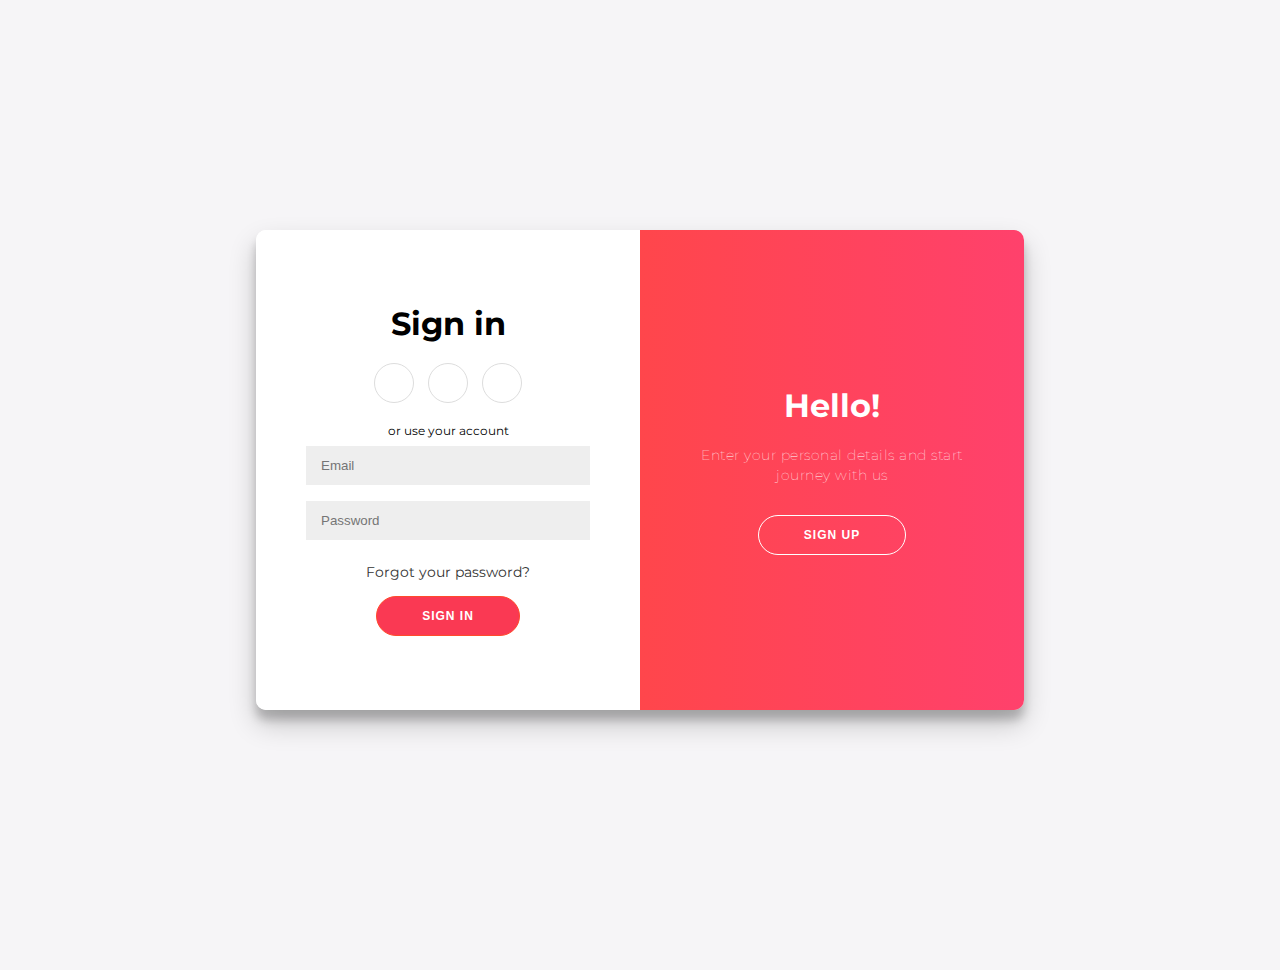
<file: connexion/index.html>
<!DOCTYPE html>
<html lang="en">
<head>
  <meta charset="UTF-8">
  <meta name="viewport" content="width=device-width, initial-scale=1.0">
  <meta http-equiv="X-UA-Compatible" content="ie=edge">
  <title>WEB BEKS</title>
  <link rel="stylesheet" href="style.css">
  <link rel="stylesheet" href="https://use.fontawesome.com/releases/v5.8.1/css/all.css" integrity="sha384-50oBUHEmvpQ+1lW4y57PTFmhCaXp0ML5d60M1M7uH2+nqUivzIebhndOJK28anvf" crossorigin="anonymous">
</head>
<body>
  <div class="container" id="container">
    <div class="form-container sign-up-container">
      <form action="#">
        <h1>Create Account</h1>
        <div class="social-container">
          <a href="#" class="social"><i class="fab fa-facebook-f"></i></a>
          <a href="#" class="social"><i class="fab fa-google-plus-g"></i></a>
          <a href="#" class="social"><i class="fab fa-linkedin-in"></i></a>
        </div>
        <span>or use your email for registration</span>
        <input type="text" placeholder="Name" />
        <input type="email" placeholder="Email" />
        <input type="password" placeholder="Password" />
        <button>Sign Up</button>
      </form>
    </div>
    <div class="form-container sign-in-container">
      <form action="#">
        <h1>Sign in</h1>
        <div class="social-container">
          <a href="#" class="social"><i class="fab fa-facebook-f"></i></a>
          <a href="#" class="social"><i class="fab fa-google-plus-g"></i></a>
          <a href="#" class="social"><i class="fab fa-linkedin-in"></i></a>
        </div>
        <span>or use your account</span>
        <input type="email" placeholder="Email" />
        <input type="password" placeholder="Password" />
        <a href="#">Forgot your password?</a>
        <button>Sign In</button>
      </form>
    </div>
    <div class="overlay-container">
      <div class="overlay">
        <div class="overlay-panel overlay-left">
          <h1>Welcome Back!</h1>
          <p>To keep connected with us please login with your personal info</p>
          <button class="ghost" id="signIn">Sign In</button>
        </div>
        <div class="overlay-panel overlay-right">
          <h1>Hello!</h1>
          <p>Enter your personal details and start journey with us</p>
          <button class="ghost" id="signUp">Sign Up</button>
        </div>
      </div>
    </div>
  </div>

  <script src="script.js"></script>
</body>
</html>
</file>
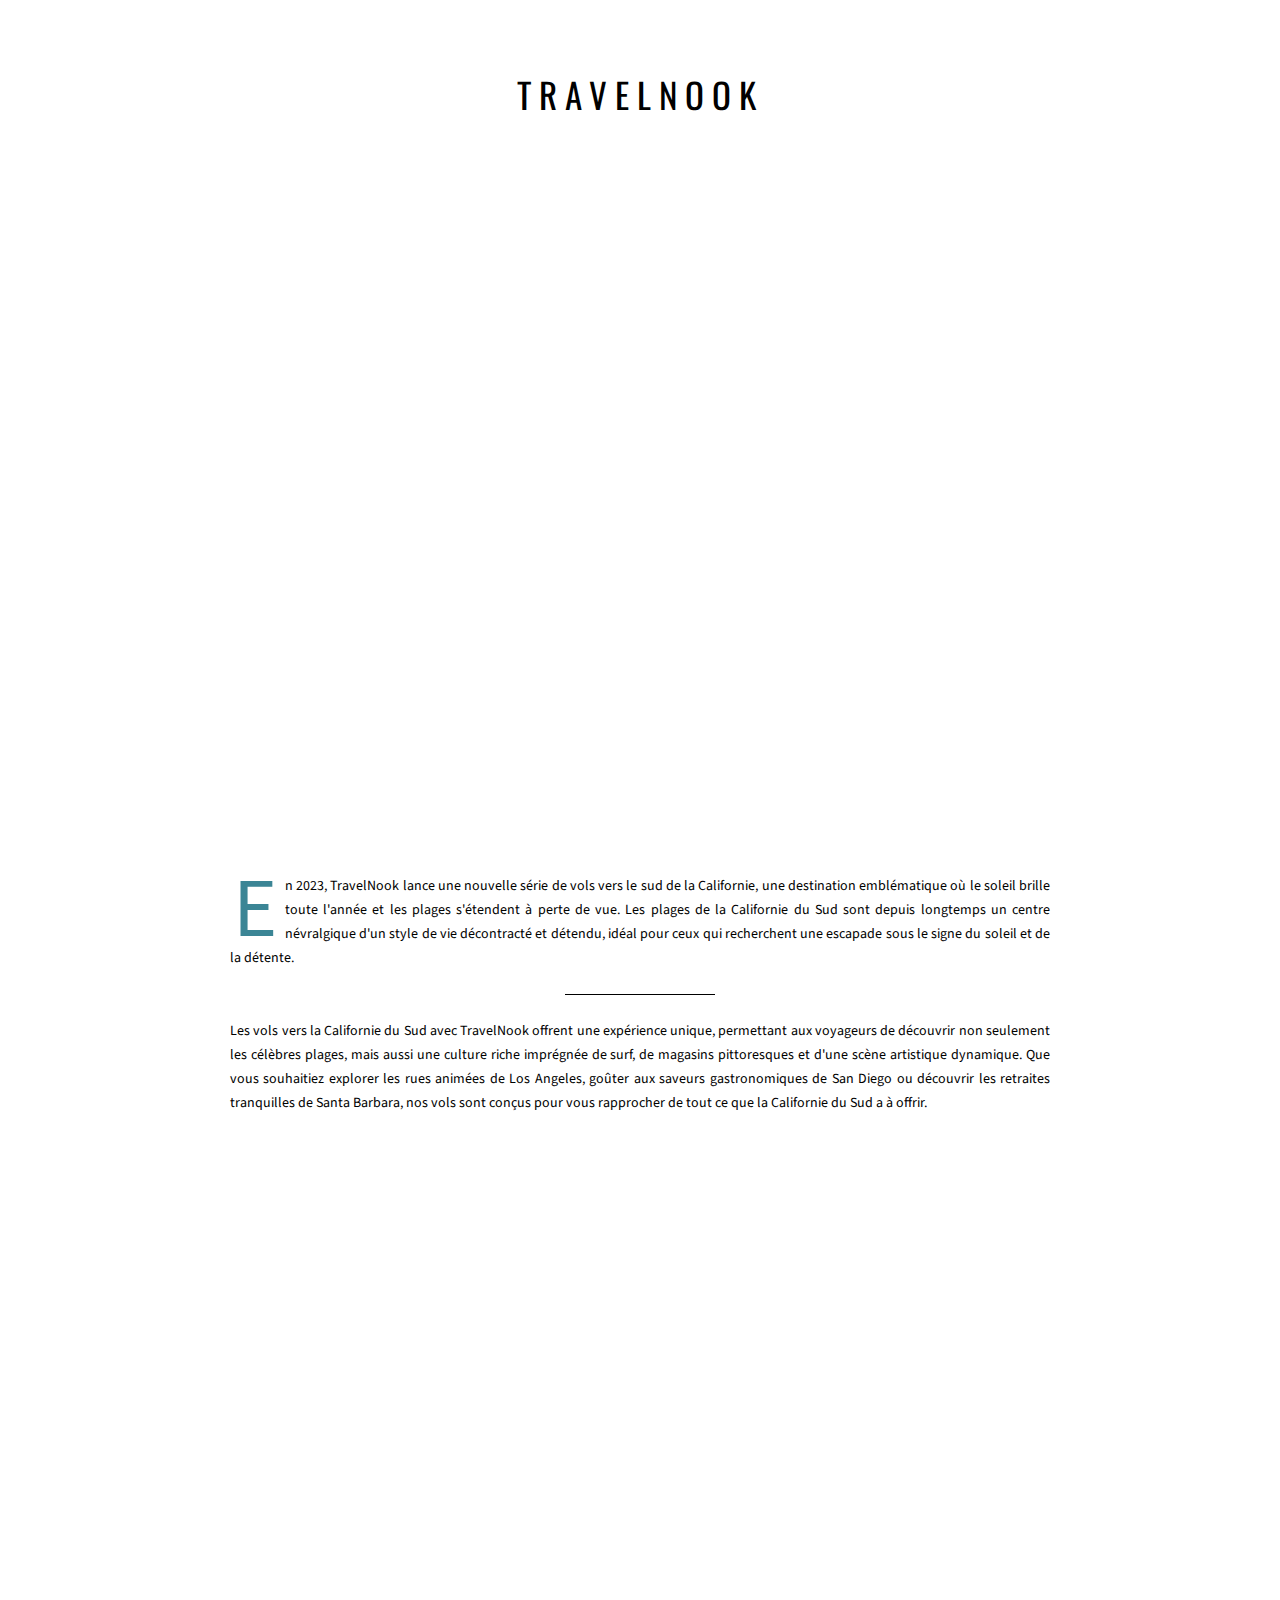
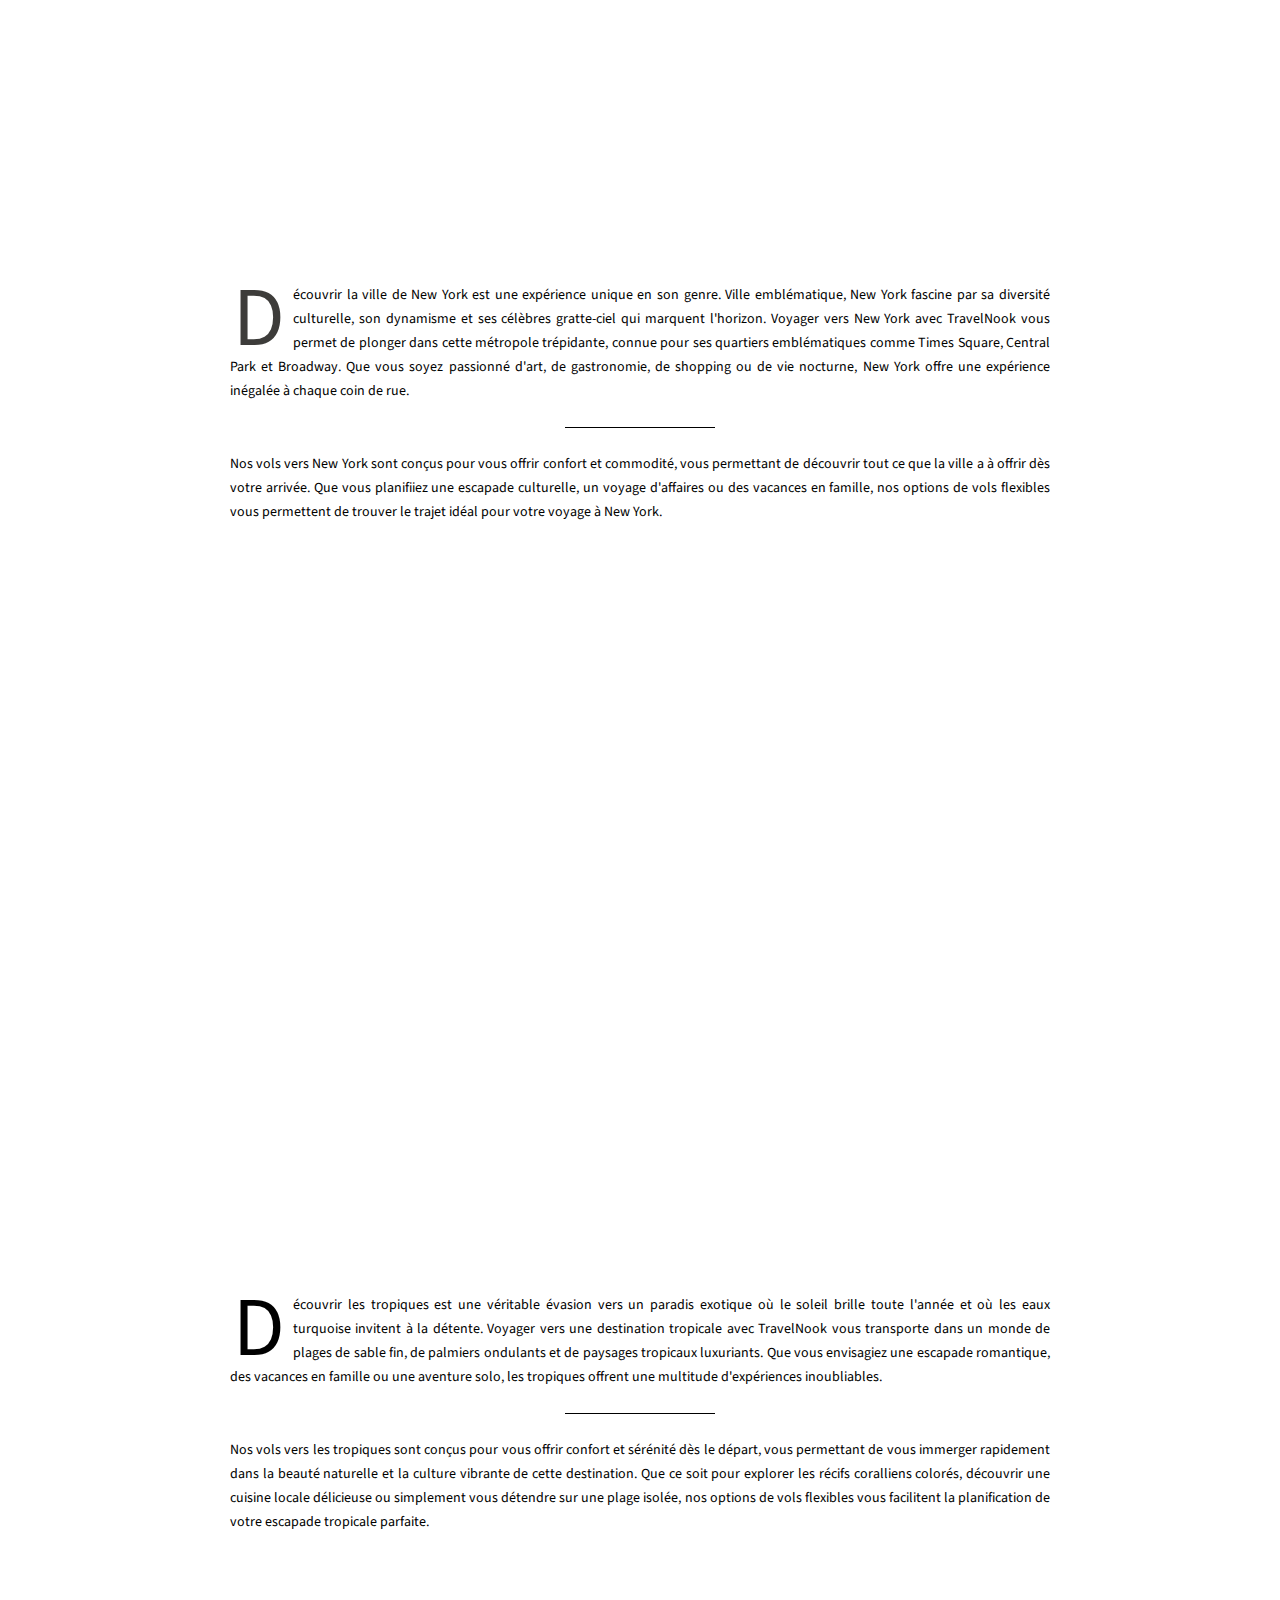
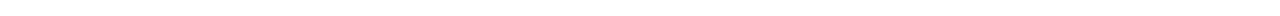
<file: Parallax/index.html>
<!DOCTYPE html>
<html lang="en">
<head>
  <meta charset="UTF-8">
  <meta name="viewport" content="width=device-width, initial-scale=1.0">
  <title>WEB BEKS</title>
  <link rel="stylesheet" href="style.css">
</head>
<body>
  <div id="parallax-world-of-ugg">

    <section>
      <div class="title">
        <h1>TRAVELNOOK</h1>
      </div>
    </section>

    <section>
      <div class="parallax-one">
        <h2>SOUTHERN CALIFORNIA</h2>
      </div>
    </section>

    <section>
      <div class="block">
        <p><span class="first-character sc">E</span>n 2023, TravelNook lance une nouvelle série de vols vers le sud de la Californie, une destination emblématique où le soleil brille toute l'année et les plages s'étendent à perte de vue. Les plages de la Californie du Sud sont depuis longtemps un centre névralgique d'un style de vie décontracté et détendu, idéal pour ceux qui recherchent une escapade sous le signe du soleil et de la détente.</p>
        <p class="line-break margin-top-10"></p>
        <p class="margin-top-10">Les vols vers la Californie du Sud avec TravelNook offrent une expérience unique, permettant aux voyageurs de découvrir non seulement les célèbres plages, mais aussi une culture riche imprégnée de surf, de magasins pittoresques et d'une scène artistique dynamique. Que vous souhaitiez explorer les rues animées de Los Angeles, goûter aux saveurs gastronomiques de San Diego ou découvrir les retraites tranquilles de Santa Barbara, nos vols sont conçus pour vous rapprocher de tout ce que la Californie du Sud a à offrir.</p>
      </div>
    </section>

    <section>
      <div class="parallax-two">
        <h2>NEW YORK</h2>
      </div>
    </section>

    <section>
      <div class="block">
        <p><span class="first-character ny">D</span>écouvrir la ville de New York est une expérience unique en son genre. Ville emblématique, New York fascine par sa diversité culturelle, son dynamisme et ses célèbres gratte-ciel qui marquent l'horizon. Voyager vers New York avec TravelNook vous permet de plonger dans cette métropole trépidante, connue pour ses quartiers emblématiques comme Times Square, Central Park et Broadway. Que vous soyez passionné d'art, de gastronomie, de shopping ou de vie nocturne, New York offre une expérience inégalée à chaque coin de rue.</p>
        <p class="line-break margin-top-10"></p>
        <p class="margin-top-10">Nos vols vers New York sont conçus pour vous offrir confort et commodité, vous permettant de découvrir tout ce que la ville a à offrir dès votre arrivée. Que vous planifiiez une escapade culturelle, un voyage d'affaires ou des vacances en famille, nos options de vols flexibles vous permettent de trouver le trajet idéal pour votre voyage à New York.</p>
      </div>
      
    </section>

    <section>
      <div class="parallax-three">
        <h2>TROPIQUES</h2>
      </div>
    </section>

    <section>
      <div class="block">
        <p><span class="first-character trop">D</span>écouvrir les tropiques est une véritable évasion vers un paradis exotique où le soleil brille toute l'année et où les eaux turquoise invitent à la détente. Voyager vers une destination tropicale avec TravelNook vous transporte dans un monde de plages de sable fin, de palmiers ondulants et de paysages tropicaux luxuriants. Que vous envisagiez une escapade romantique, des vacances en famille ou une aventure solo, les tropiques offrent une multitude d'expériences inoubliables.</p>
        <p class="line-break margin-top-10"></p>
        <p class="margin-top-10">Nos vols vers les tropiques sont conçus pour vous offrir confort et sérénité dès le départ, vous permettant de vous immerger rapidement dans la beauté naturelle et la culture vibrante de cette destination. Que ce soit pour explorer les récifs coralliens colorés, découvrir une cuisine locale délicieuse ou simplement vous détendre sur une plage isolée, nos options de vols flexibles vous facilitent la planification de votre escapade tropicale parfaite.</p>
      </div>
      
    </section>

  </div>
</body>
</html>
</file>
<file: connexion/style.css>
@import url('https://fonts.googleapis.com/css?family=Montserrat:400,800');

* {
    box-sizing: border-box;
}
body {
    font-family: 'Montserrat', sans-serif;
    background: #f6f5f7;
    display: flex;
    flex-direction: column;
    justify-content: center;
    align-items: center;
    height: 100vh;
    margin: -20px 0 50px;
    margin-top: 20px;
}
h1 {
    font-weight: bold;
    margin: 0;
}
p {
    font-size: 14px;
    font-weight: 100;
    line-height: 20px;
    letter-spacing: .5px;
    margin: 20px 0 30px;
}
span {
    font-size: 12px;
}
a {
    color: #333;
    font-size: 14px;
    text-decoration: none;
    margin: 15px 0;
}
.container {
    background: #fff;
    border-radius: 10px;
    box-shadow: 0 14px 28px rgba(0, 0, 0, .2), 0 10px 10px rgba(0, 0, 0, .2);
    position: relative;
    overflow: hidden;
    width: 768px;
    max-width: 100%;
    min-height: 480px;
}
.form-container form {
    background: #fff;
    display: flex;
    flex-direction: column;
    padding: 0 50px;
    height: 100%;
    justify-content: center;
    align-items: center;
    text-align: center;
}
.social-container {
    margin: 20px 0;
}
.social-container a {
    border: 1px solid #ddd;
    border-radius: 50%;
    display: inline-flex;
    justify-content: center;
    align-items: center;
    margin: 0 5px;
    height: 40px;
    width: 40px;
}
.form-container input {
    background: #eee;
    border: none;
    padding: 12px 15px;
    margin: 8px 0;
    width: 100%;
}
button {
    border-radius: 20px;
    border: 1px solid #ff4b2b;
    background: #fa3953;
    color: #fff;
    font-size: 12px;
    font-weight: bold;
    padding: 12px 45px;
    letter-spacing: 1px;
    text-transform: uppercase;
    transition: transform 80ms ease-in;
}
button:active {
    transform: scale(.95);
}
button:focus {
    outline: none;
}
button.ghost {
    background: transparent;
    border-color: #fff;
}
.form-container {
    position: absolute;
    top: 0;
    height: 100%;
    transition: all .6s ease-in-out;
}
.sign-in-container {
    left: 0;
    width: 50%;
    z-index: 2;
}
.sign-up-container {
    left: 0;
    width: 50%;
    z-index: 1;
    opacity: 0;
}
.overlay-container {
    position: absolute;
    top: 0;
    left: 50%;
    width: 50%;
    height: 100%;
    overflow: hidden;
    transition: transform .6s ease-in-out;
    z-index: 100;
}
.overlay {
    background: #ff416c;
    background: linear-gradient(to right, #ff4b2b, #ff416c) no-repeat 0 0 / cover;
    color: #fff;
    position: relative;
    left: -100%;
    height: 100%;
    width: 200%;
    transform: translateY(0);
    transition: transform .6s ease-in-out;
}
.overlay-panel {
    position: absolute;
    top: 0;
    display: flex;
    flex-direction: column;
    justify-content: center;
    align-items: center;
    padding: 0 40px;
    height: 100%;
    width: 50%;
    text-align: center;
    transform: translateY(0);
    transition: transform .6s ease-in-out;
}
.overlay-right {
    right: 0;
    transform: translateY(0);
}
.overlay-left {
    transform: translateY(-20%);
}
.container.right-panel-active .sign-in-container {
    transform: translateY(100%);
}
.container.right-panel-active .overlay-container {
    transform: translateX(-100%);
}
.container.right-panel-active .sign-up-container {
    transform: translateX(100%);
    opacity: 1;
    z-index: 5;
}
.container.right-panel-active .overlay {
    transform: translateX(50%);
}
.container.right-panel-active .overlay-left {
    transform: translateY(0);
}
.container.right-panel-active .overlay-right {
    transform: translateY(20%);
}
</file>
<file: Parallax/style.css>
@import url(https://fonts.googleapis.com/css?family=Oswald:300,400,700);
@import url(https://fonts.googleapis.com/css?family=Source+Sans+Pro:200,300,400,600,700,900,200italic,300italic,400italic,600italic,700italic,900italic);

#main{
  width: 100%;
  padding: 0;
}
.content-asset p{
  margin: 0 auto;
}
.breadcrumb{
  display: none;
}
.margin-top-10 {
  padding-top: 10px;
}
.margin-bot-10{
  padding-bottom: 10px;
}
#parallax-world-of-ugg h1{
  font-family: 'Oswald', sans-serif;
  font-size: 24px;
  font-weight: 400;
  text-transform: uppercase;
  color: black;
  padding: 0;
  margin: 0;
}
#parallax-world-of-ugg h2{
  font-family: 'Oswald', sans-serif;
  font-size: 70px;
  letter-spacing: 10px;
  text-align: center;
  color: white;
  font-weight: 400;
  text-transform: uppercase;
  z-index: 10;
  opacity: .9;
}
#parallax-world-of-ugg h3{
  font-family: 'Oswald', sans-serif;
  font-size: 14px;
  line-height: 0;
  font-weight: 400;
  letter-spacing: 8px;
  text-transform: uppercase;
  color: black;
}
#parallax-world-of-ugg p{
  font-family: 'Source Sans Pro', sans-serif;
  font-weight: 400;
  font-size: 14px;
  line-height: 24px;
}
.first-character{
  font-weight: 400;
  float: left;
  font-size: 84px;
  line-height: 64px;
  padding-top: 4px;
  padding-right: 8px;
  padding-left: 3px;
  font-family: 'Source Sans Pro', sans-serif;
}
.sc{
  color: #3b8595;
}
.ny{
  color: #3d3c3a;
}
.atw{
  color: #c48660;
}
#parallax-world-of-ugg .title{
  background: white;
  padding: 60px;
  margin: 0 auto;
  text-align: center;
}
#parallax-world-of-ugg .title h1{
  font-size: 35px;
  letter-spacing: 8px;
}
#parallax-world-of-ugg .block{
  background: white;
  padding: 60px;
  width: 820px;
  margin: 0 auto;
  text-align: justify;
}
#parallax-world-of-ugg .block-gray{
  background: #f2f2f2;
  padding: 60px;
}
#parallax-world-of-ugg .section-overlay-mask{
  position: absolute;
  top: 0;
  left: 0;
  width: 100%;
  height: 100%;
  background-color: black;
  opacity: 0.70;
}
#parallax-world-of-ugg .parallax-one{
  padding-top: 200px;
  padding-bottom: 200px;
  overflow: hidden;
  position: relative;
  width: 100%;
  background-image: url(https://images.unsplash.com/photo-1415018255745-0ec3f7aee47b?dpr=1&auto=format&fit=crop&w=1500&h=938&q=80&cs=tinysrgb&crop=);
  background-attachment: fixed;
  background-size: cover;
  -moz-background-size: cover;
  -webkit-background-size: cover;
  background-repeat: no-repeat;
  background-position: top center;
}
#parallax-world-of-ugg .parallax-two{
  padding-top: 200px;
  padding-bottom: 200px;
  overflow: hidden;
  position: relative;
  width: 100%;
  background-image: url(https://images.unsplash.com/photo-1432163230927-a32e4fd5a326?dpr=1&auto=format&fit=crop&w=1500&h=1000&q=80&cs=tinysrgb&crop=);
  background-attachment: fixed;
  background-size: cover;
  -moz-background-size: cover;
  -webkit-background-size: cover;
  background-repeat: no-repeat;
  background-position: center center;
}
#parallax-world-of-ugg .parallax-three{
  padding-top: 200px;
  padding-bottom: 200px;
  overflow: hidden;
  position: relative;
  width: 100%;
  background-image: url(https://images.unsplash.com/photo-1440688807730-73e4e2169fb8?dpr=1&auto=format&fit=crop&w=1500&h=1001&q=80&cs=tinysrgb&crop=);
  background-attachment: fixed;
  background-size: cover;
  -moz-background-size: cover;
  -webkit-background-size: cover;
  background-repeat: no-repeat;
  background-position: center center;
}
#parallax-world-of-ugg .line-break{
  border-bottom: 1px solid black;
  width: 150px;
  margin: 0 auto;
}

/* МОБИЛЬНАЯ АДАПТАЦИЯ */
@media screen and (max-width: 959px) and (min-width: 768px){
  #parallax-world-of-ugg .block{
    padding: 40px;
    width: 620px;
  }
}

@media screen and (max-width: 767px){
  #parallax-world-of-ugg .block{
    padding: 30px;
    width: 420px;
  }
  #parallax-world-of-ugg h2{
    font-size: 30px;
  }
  #parallax-world-of-ugg .block{
    padding: 30px;
  }
  #parallax-world-of-ugg .parallax-one,
  #parallax-world-of-ugg .parallax-two,
  #parallax-world-of-ugg .parallax-three{
    padding-top: 100px;
    padding-bottom: 100px;
  }
}

@media screen and (max-width: 479px){
  #parallax-world-of-ugg .block{
    padding: 30px 15px;
    width: 290px;
  }
}
</file>
